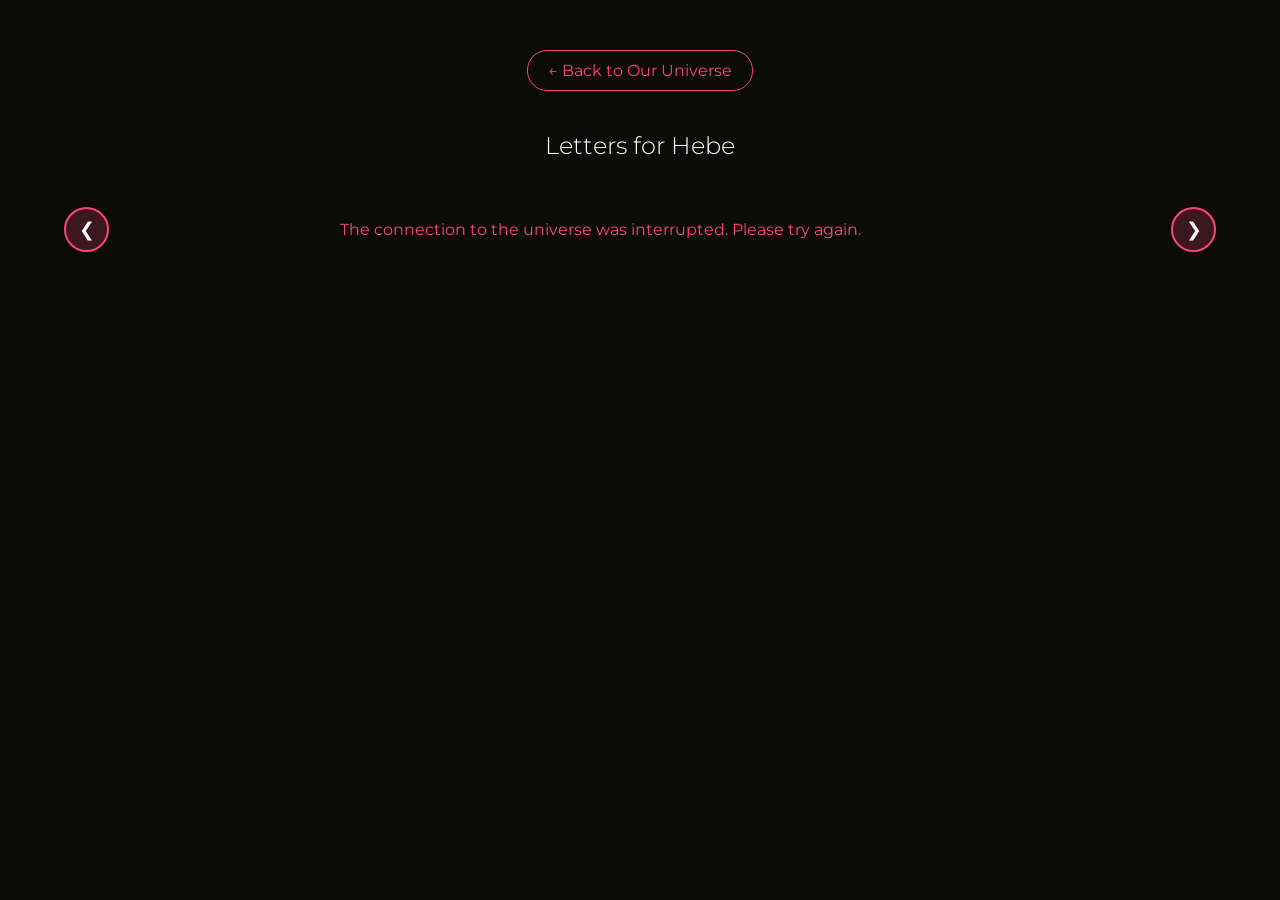
<file: archive/letters.html>
<!DOCTYPE html>
<html>

<head>
  <meta charset="utf-8">
  <title>Daily Letters</title>
  <link href="https://fonts.googleapis.com/css2?family=Montserrat:wght@200;300;400;600&display=swap" rel="stylesheet">
  <style>
    body {
      margin: 0;
      padding: 0;
      background-color: #0b0b0a;
      color: #fff;
      font-family: 'Montserrat', sans-serif;
      text-align: center;
      overflow-x: hidden;
    }

    .container {
      width: 100%;
      margin: 50px 0;
      padding: 0;
    }

    .header-content {
      padding: 0 20px;
      margin-bottom: 40px;
    }

    .back-btn {
      display: inline-block;
      margin-bottom: 40px;
      padding: 10px 20px;
      color: #ff417d;
      text-decoration: none;
      border: 1px solid #ff417d;
      border-radius: 20px;
      font-weight: 400;
      transition: background 0.3s, color 0.3s;
    }

    .back-btn:hover {
      background-color: #ff417d;
      color: #fff;
    }

    .feed-wrapper {
      position: relative;
      display: flex;
      align-items: center;
      width: 100%;
    }

    .nav-btn {
      position: absolute;
      z-index: 10;
      background-color: rgba(255, 65, 125, 0.2);
      border: 2px solid #ff417d;
      color: #fff;
      border-radius: 50%;
      width: 45px;
      height: 45px;
      font-size: 1.2em;
      cursor: pointer;
      transition: all 0.3s ease;
      display: flex;
      justify-content: center;
      align-items: center;
    }

    .nav-btn:hover {
      background-color: #ff417d;
      box-shadow: 0 0 15px #ff417d;
    }

    #scroll-left { left: 20px; }
    #scroll-right { right: 20px; }

    #letters-feed {
      display: flex;
      align-items: center;
      overflow-x: auto;
      scroll-snap-type: x mandatory;
      gap: 30px;
      padding: 20px calc(50vw - 42.5vw);
      box-sizing: border-box;
      scroll-behavior: smooth;
      -ms-overflow-style: none;
      scrollbar-width: none;
    }

    #letters-feed::-webkit-scrollbar {
      display: none;
    }

    @media (min-width: 700px) {
      #letters-feed {
        padding: 20px calc(50vw - 300px);
      }
      #scroll-left { left: 5vw; }
      #scroll-right { right: 5vw; }
    }

    .letter-box {
      flex: 0 0 85vw;
      max-width: 600px;
      max-height: 65vh;
      overflow-y: auto;
      background: rgba(255, 65, 125, 0.05);
      border-left: 4px solid #ff417d;
      border-radius: 8px;
      padding: 30px;
      text-align: left;
      box-shadow: 0 4px 15px rgba(0, 0, 0, 0.3);
      scroll-snap-align: center;
      opacity: 0;
      transform: translateY(20px);
      animation: fadeIn 0.8s forwards;
      box-sizing: border-box;
    }

    .letter-box::-webkit-scrollbar { width: 6px; }
    .letter-box::-webkit-scrollbar-thumb {
      background-color: rgba(255, 65, 125, 0.5);
      border-radius: 10px;
    }
    .letter-box::-webkit-scrollbar-track { background: transparent; }

    .date {
      color: #ff417d;
      font-size: 0.9em;
      font-weight: 600;
      letter-spacing: 2px;
      margin-bottom: 15px;
      text-transform: uppercase;
    }

    .letter-image {
      width: 100%;
      max-height: 300px; 
      object-fit: cover; 
      border-radius: 6px;
      margin-bottom: 20px;
      border: 1px solid rgba(255, 65, 125, 0.2);
      transition: transform 0.4s ease, box-shadow 0.4s ease, border-color 0.4s ease;
      cursor: pointer;
    }

    .letter-image:hover {
      transform: scale(1.03); 
      box-shadow: 0 8px 25px rgba(255, 65, 125, 0.25); 
      border-color: rgba(255, 65, 125, 0.6); 
    }

    .content {
      line-height: 1.8;
      font-weight: 300;
      font-size: 1.05em;
      color: #eaeaea;
    }

    @keyframes fadeIn {
      to {
        opacity: 1;
        transform: translateY(0);
      }
    }

    #loading {
      flex: 0 0 100%;
      font-style: italic;
      color: #888;
      text-align: center;
    }

    /* --- Floating Music Toggle Button CSS --- */
    #music-toggle {
      position: fixed;
      bottom: 30px;
      right: 30px;
      background-color: rgba(255, 65, 125, 0.2);
      border: 2px solid #ff417d;
      color: #fff;
      border-radius: 50%;
      width: 50px;
      height: 50px;
      font-size: 1.5em;
      cursor: pointer;
      transition: all 0.3s ease;
      display: flex;
      justify-content: center;
      align-items: center;
    }

    #music-toggle:hover {
      background-color: #ff417d;
      box-shadow: 0 0 15px #ff417d;
    }
  </style>
</head>

<body>
  <audio id="bg-music" crossorigin="anonymous" preload="auto" loop></audio>
  <button id="music-toggle" style="display: none; z-index: 100000 !important;">🔇</button>

  <div class="container">
    <div class="header-content">
      <a href="index.html" class="back-btn">← Back to Our Universe</a>
      <h2 style="font-weight: 300; margin: 0;">Letters for Hebe</h2>
    </div>

    <div class="feed-wrapper">
      <button id="scroll-left" class="nav-btn">❮</button>
      
      <div id="letters-feed">
        <div id="loading">Searching the stars for new messages...</div>
      </div>
      
      <button id="scroll-right" class="nav-btn">❯</button>
    </div>
  </div>

  <script>
    const BUCKET_URL = "https://my-span-tree-assets.s3.us-east-1.amazonaws.com";
    const PREFIX = "letters/";
    const AUDIO_PREFIX = "musics/"; // Added for audio fetching

    // Audio elements
    const audioEl = document.getElementById('bg-music');
    const musicBtn = document.getElementById('music-toggle');

    // Fetch the letters
    async function fetchLetters() {
      const feed = document.getElementById('letters-feed');

      try {
        const response = await fetch(`${BUCKET_URL}?list-type=2&prefix=${PREFIX}`);
        if (!response.ok) throw new Error("Could not access bucket.");

        const xmlText = await response.text();
        const xmlDoc = new DOMParser().parseFromString(xmlText, "application/xml");

        const keys = Array.from(xmlDoc.querySelectorAll("Contents > Key"))
          .map(node => node.textContent)
          .filter(key => key.endsWith('.json'))
          .sort((a, b) => b.localeCompare(a)); 

        feed.innerHTML = ''; 

        if (keys.length === 0) {
          feed.innerHTML = '<div style="color: #666; width: 100%; text-align: center;">No letters found today.</div>';
          return;
        }

        for (let i = 0; i < keys.length; i++) {
          const key = keys[i];
          const letterResponse = await fetch(`${BUCKET_URL}/${key}`);
          const letterData = await letterResponse.json();

          const formattedParagraphs = letterData.content
            .map(p => `<p>${p}</p>`)
            .join('');

          const imageHtml = letterData.imageUrl 
            ? `<img src="${letterData.imageUrl}" class="letter-image" alt="Letter memory">` 
            : '';

          const letterBox = document.createElement('div');
          letterBox.className = 'letter-box';
          letterBox.style.animationDelay = `${i * 0.2}s`; 

          letterBox.innerHTML = `
              <div class="date">${letterData.displayDate}</div>
              ${imageHtml}
              <div class="content">${formattedParagraphs}</div>
            `;

          feed.appendChild(letterBox);
        }

      } catch (error) {
        console.error("Error fetching letters:", error);
        feed.innerHTML = '<div style="color: #ff417d; width: 100%; text-align: center;">The connection to the universe was interrupted. Please try again.</div>';
      }
    }

    // Initialize Background Music
    async function initAudio() {
      try {
        const response = await fetch(`${BUCKET_URL}?list-type=2&prefix=${AUDIO_PREFIX}`);
        if (!response.ok) throw new Error(`Could not access bucket. Status: ${response.status}`);

        const xmlText = await response.text();
        const xmlDoc = new DOMParser().parseFromString(xmlText, "application/xml");

        const keys = Array.from(xmlDoc.querySelectorAll("Contents > Key"))
          .map(node => node.textContent)
          .filter(key => {
            const lowerKey = key.toLowerCase();
            return lowerKey.endsWith('.mp3') || lowerKey.endsWith('.wav') || lowerKey.endsWith('.m4a');
          });

        if (keys.length > 0) {
          audioEl.src = encodeURI(`${BUCKET_URL}/${keys[0]}`);
          musicBtn.style.display = 'flex';
        }
      } catch (error) {
        console.error("Error fetching music from S3:", error);
      }
    }

    // Toggle Play/Pause Logic
    musicBtn.addEventListener('click', () => {
      if (!audioEl.src) return;

      if (audioEl.paused) {
        audioEl.play().then(() => {
          musicBtn.innerHTML = "🔊";
        }).catch(err => {
          console.error("Browser blocked playback:", err);
        });
      } else {
        audioEl.pause();
        musicBtn.innerHTML = "🔇";
      }
    });

    // Carousel button logic
    document.getElementById('scroll-left').addEventListener('click', () => {
      const feed = document.getElementById('letters-feed');
      const scrollAmount = window.innerWidth > 700 ? 630 : window.innerWidth * 0.85;
      feed.scrollBy({ left: -scrollAmount, behavior: 'smooth' });
    });

    document.getElementById('scroll-right').addEventListener('click', () => {
      const feed = document.getElementById('letters-feed');
      const scrollAmount = window.innerWidth > 700 ? 630 : window.innerWidth * 0.85;
      feed.scrollBy({ left: scrollAmount, behavior: 'smooth' });
    });

    // Execute both fetches on page load
    window.addEventListener('DOMContentLoaded', () => {
      fetchLetters();
      initAudio();
    });
  </script>
</body>

</html>
</file>
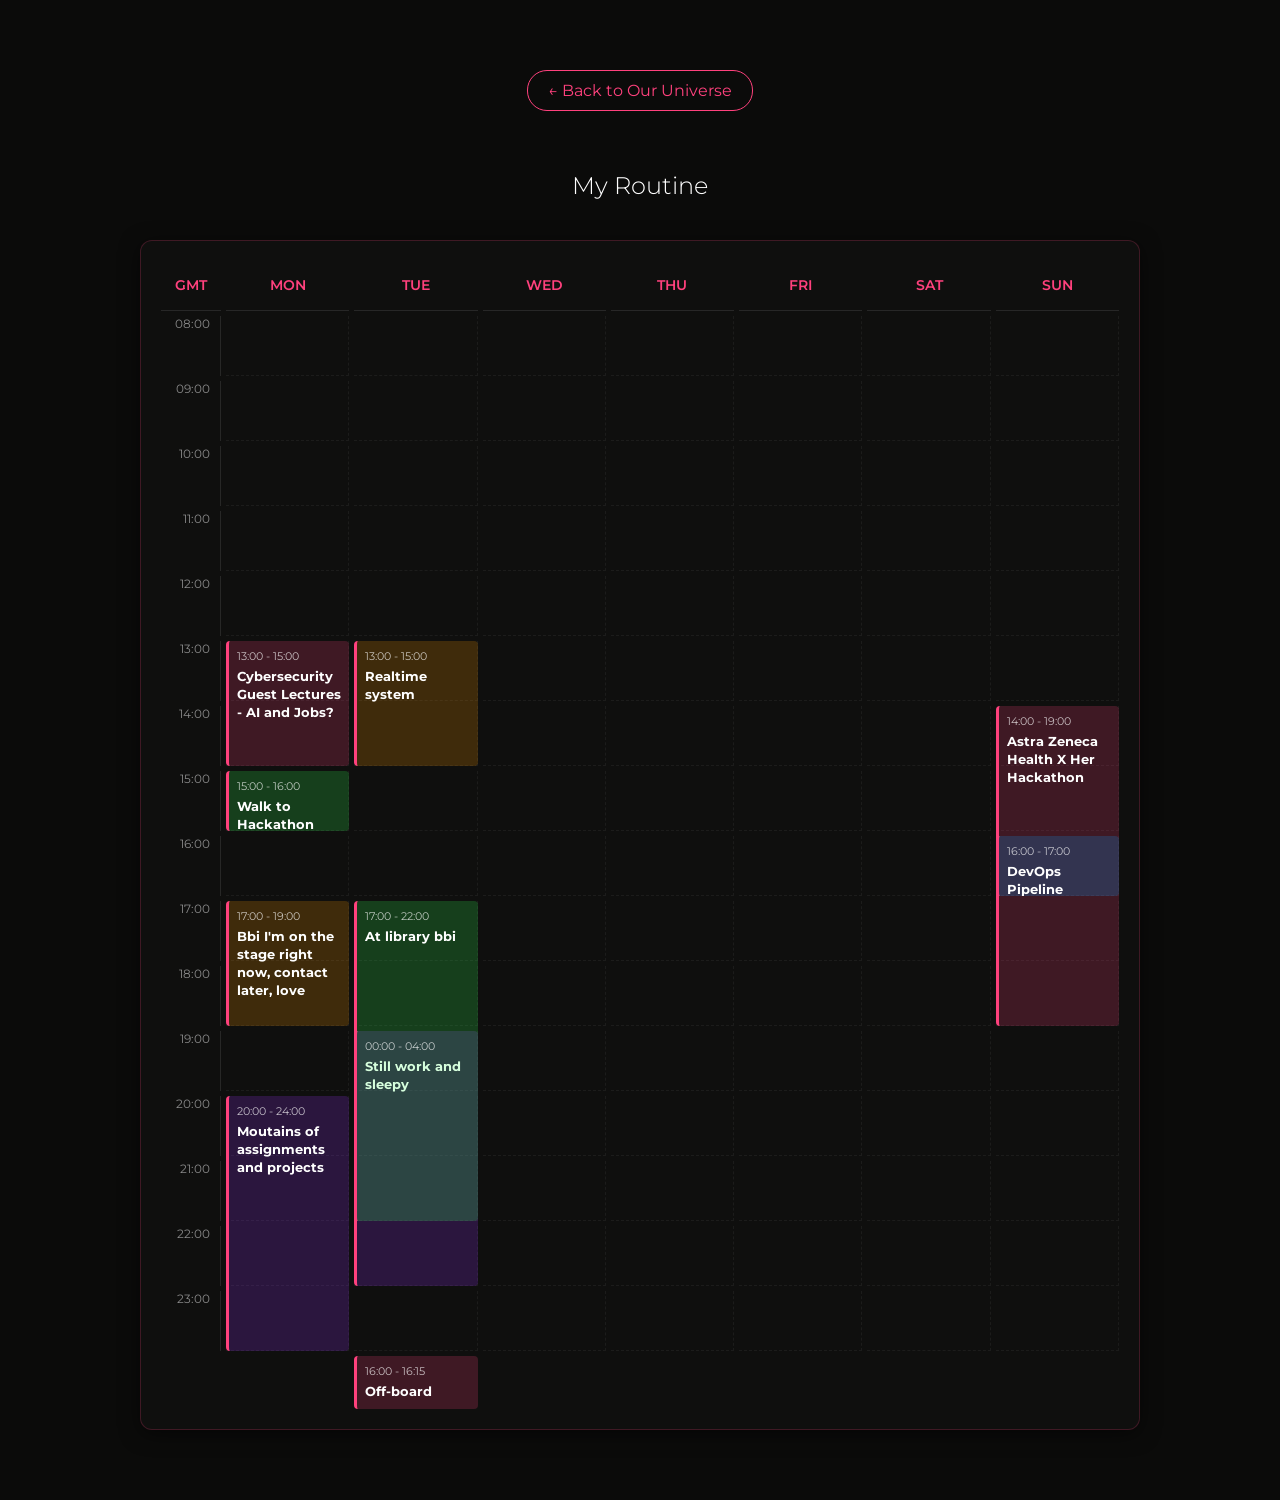
<file: archive/routine.html>
<!DOCTYPE html>
<html>

<head>
  <meta charset="utf-8">
  <title>My Routine</title>
  <link href="https://fonts.googleapis.com/css2?family=Montserrat:wght@200;300;400;600&display=swap" rel="stylesheet">
  <style>
    body {
      margin: 0;
      padding: 0;
      background-color: #0b0b0a;
      color: #fff;
      font-family: 'Montserrat', sans-serif;
      overflow-x: hidden;
    }

    .container {
      max-width: 1000px;
      margin: 50px auto;
      padding: 20px;
      text-align: center;
    }

    .back-btn {
      display: inline-block;
      margin-bottom: 40px;
      padding: 10px 20px;
      color: #ff417d;
      text-decoration: none;
      border: 1px solid #ff417d;
      border-radius: 20px;
      font-weight: 400;
      transition: background 0.3s, color 0.3s;
    }

    .back-btn:hover {
      background-color: #ff417d;
      color: #fff;
    }

    /* CSS Grid Timetable Setup */
    .timetable-wrapper {
      overflow-x: auto;
      background: rgba(255, 255, 255, 0.02);
      border: 1px solid rgba(255, 65, 125, 0.2);
      border-radius: 12px;
      padding: 20px;
      box-shadow: 0 4px 20px rgba(0, 0, 0, 0.5);
    }

    .timetable {
      display: grid;
      min-width: 800px;
      /* Forces horizontal scroll on small screens */
      /* 1 column for time labels, 7 columns for days */
      grid-template-columns: 60px repeat(7, 1fr);
      /* 1 row for headers, 16 rows for hours (08:00 to 24:00) */
      grid-template-rows: 50px repeat(16, 60px);
      gap: 5px;
    }

    .grid-header {
      font-weight: 600;
      color: #ff417d;
      text-transform: uppercase;
      font-size: 0.85em;
      display: flex;
      align-items: center;
      justify-content: center;
      border-bottom: 1px solid rgba(255, 255, 255, 0.1);
    }

    .time-label {
      font-size: 0.75em;
      color: #888;
      display: flex;
      justify-content: flex-end;
      align-items: flex-start;
      padding-right: 10px;
      border-right: 1px solid rgba(255, 255, 255, 0.1);
    }

    /* Grid lines for the background */
    .grid-cell {
      border-bottom: 1px dashed rgba(255, 255, 255, 0.05);
      border-right: 1px dashed rgba(255, 255, 255, 0.05);
    }

    /* The actual event blocks */
    .event-block {
      border-left: 3px solid #ff417d;
      border-radius: 4px;
      padding: 8px;
      font-size: 0.8em;
      text-align: left;
      line-height: 1.4;
      overflow: hidden;
      animation: fadeIn 0.8s ease forwards;
      opacity: 0;
    }

    .event-time {
      font-size: 0.85em;
      opacity: 0.7;
      margin-bottom: 4px;
    }

    @keyframes fadeIn {
      to {
        opacity: 1;
      }
    }
  </style>
</head>

<body>
  <div class="container">
    <a href="index.html" class="back-btn">← Back to Our Universe</a>
    <h2 style="font-weight: 300; margin-bottom: 40px;">My Routine</h2>

    <div class="timetable-wrapper">
      <div class="timetable" id="timetable">
        <div class="grid-header" style="grid-column: 1; grid-row: 1;">GMT</div>
        <div class="grid-header" style="grid-column: 2; grid-row: 1;">Mon</div>
        <div class="grid-header" style="grid-column: 3; grid-row: 1;">Tue</div>
        <div class="grid-header" style="grid-column: 4; grid-row: 1;">Wed</div>
        <div class="grid-header" style="grid-column: 5; grid-row: 1;">Thu</div>
        <div class="grid-header" style="grid-column: 6; grid-row: 1;">Fri</div>
        <div class="grid-header" style="grid-column: 7; grid-row: 1;">Sat</div>
        <div class="grid-header" style="grid-column: 8; grid-row: 1;">Sun</div>

      </div>
    </div>
  </div>

  <script>
    const START_HOUR = 8; // Calendar starts at 08:00
    const END_HOUR = 24;  // Calendar ends at Midnight

    const dayMap = { "Monday": 2, "Tuesday": 3, "Wednesday": 4, "Thursday": 5, "Friday": 6, "Saturday": 7, "Sunday": 8 };

    function generateGridBackground() {
      const timetable = document.getElementById('timetable');

      // Generate time labels
      for (let hour = START_HOUR; hour < END_HOUR; hour++) {
        const displayHour = hour < 10 ? `0${hour}:00` : `${hour}:00`;
        const row = hour - START_HOUR + 2; // +2 offsets for the header row

        const timeLabel = document.createElement('div');
        timeLabel.className = 'time-label';
        timeLabel.style.gridColumn = 1;
        timeLabel.style.gridRow = row;
        timeLabel.innerText = displayHour;
        timetable.appendChild(timeLabel);

        // Generate subtle grid cells for the background
        for (let col = 2; col <= 8; col++) {
          const cell = document.createElement('div');
          cell.className = 'grid-cell';
          cell.style.gridColumn = col;
          cell.style.gridRow = row;
          timetable.appendChild(cell);
        }
      }
    }

    async function fetchRoutine() {
      const timetable = document.getElementById('timetable');

      try {
        // Change this path if your JSON is hosted on your S3 bucket
        const response = await fetch(`routine.json?v=${new Date().getTime()}`, {
          cache: 'no-store'
        });
        if (!response.ok) throw new Error("Could not load routine data.");

        const events = await response.json();

        events.forEach((event, index) => {
          // Parse times (e.g., "09:30" -> 9.5)
          const startParts = event.startTime.split(':');
          const endParts = event.endTime.split(':');

          const startDecimal = parseInt(startParts[0]) + (parseInt(startParts[1]) / 60);
          const endDecimal = parseInt(endParts[0]) + (parseInt(endParts[1]) / 60);

          // Calculate CSS Grid Coordinates
          const col = dayMap[event.day];
          const rowStart = startDecimal - START_HOUR + 2;
          const rowEnd = endDecimal - START_HOUR + 2;

          // Create the HTML Block
          const eventBlock = document.createElement('div');
          eventBlock.className = 'event-block';
          eventBlock.style.gridColumn = col;
          eventBlock.style.gridRow = `${rowStart} / ${rowEnd}`;
          eventBlock.style.backgroundColor = event.color || 'rgba(255, 65, 125, 0.2)';
          eventBlock.style.animationDelay = `${index * 0.1}s`;

          eventBlock.innerHTML = `
            <div class="event-time">${event.startTime} - ${event.endTime}</div>
            <div><strong>${event.title}</strong></div>
          `;

          timetable.appendChild(eventBlock);
        });

      } catch (error) {
        console.error("Failed to fetch routine:", error);
      }
    }

    // Initialize Page
    document.addEventListener('DOMContentLoaded', () => {
      generateGridBackground();
      fetchRoutine();
    });
  </script>
</body>

</html>
</file>
